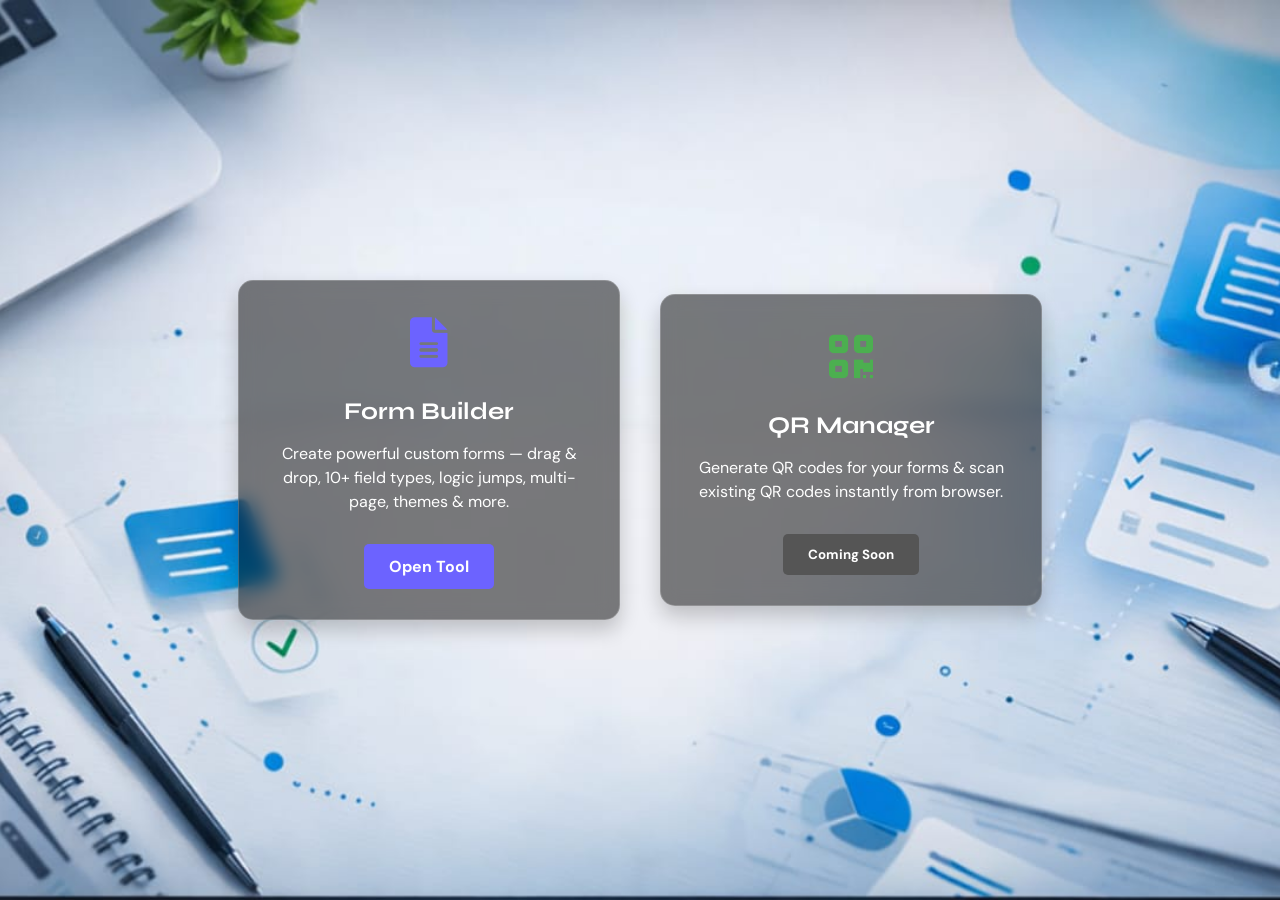
<file: index.html>
<!DOCTYPE html>
<html lang="en">
<head>
    <meta charset="UTF-8">
    <meta name="viewport" content="width=device-width, initial-scale=1.0">
    <title>FOR SECURITY TOOL</title>
    <link rel="stylesheet" href="style.css">
    <link href="https://fonts.googleapis.com/css2?family=Syne:wght@700&family=DM+Sans:wght@400&display=swap" rel="stylesheet">
    <link rel="stylesheet" href="https://cdnjs.cloudflare.com/ajax/libs/font-awesome/6.0.0-beta3/css/all.min.css">
</head>
<body>
    <div class="hub-container">
        <div class="tool-card">
            <div class="card-icon">
                <i class="fas fa-file-alt"></i>
            </div>
            <h2 class="card-title">Form Builder</h2>
            <p class="card-description">Create powerful custom forms — drag & drop, 10+ field types, logic jumps, multi-page, themes & more.</p>
            <a href="form-builder.html" class="card-button">Open Tool</a>
        </div>
        <div class="tool-card">
            <div class="card-icon">
                <i class="fas fa-qrcode"></i>
            </div>
            <h2 class="card-title">QR Manager</h2>
            <p class="card-description">Generate QR codes for your forms & scan existing QR codes instantly from browser.</p>
            <button class="card-button disabled" disabled>Coming Soon</button>
        </div>
    </div>
</body>
</html>
</file>
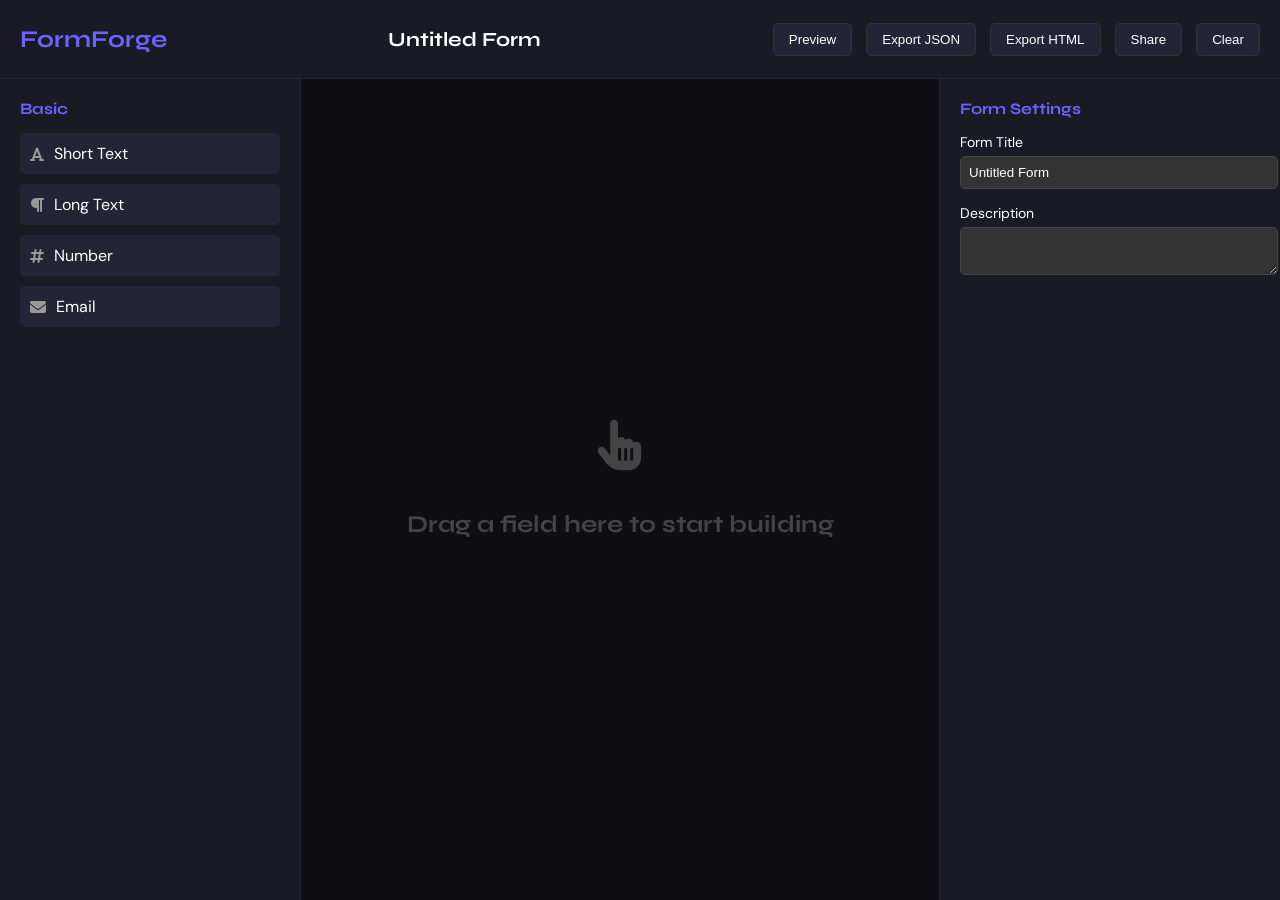
<file: form-builder.html>
<!DOCTYPE html>
<html lang="en">
<head>
    <meta charset="UTF-8">
    <meta name="viewport" content="width=device-width, initial-scale=1.0">
    <title>Form Builder</title>
    <link href="https://fonts.googleapis.com/css2?family=Syne:wght@700&family=DM+Sans:wght@400;500;700&display=swap" rel="stylesheet">
    <link rel="stylesheet" href="https://cdnjs.cloudflare.com/ajax/libs/font-awesome/6.1.1/css/all.min.css">
    <style>
            body, html {
                margin: 0;
                padding: 0;
                height: 100%;
                font-family: 'DM Sans', sans-serif;
                background-color: #0f0f13;
                color: #fff;
            }

            .form-builder-container {
                display: flex;
                flex-direction: column;
                height: 100%;
            }

            .top-navbar {
                display: flex;
                align-items: center;
                justify-content: space-between;
                padding: 10px 20px;
                background-color: #1a1a24;
                border-bottom: 1px solid #242436;
            }

            .logo {
                font-family: 'Syne', sans-serif;
                font-size: 24px;
                font-weight: 700;
                color: #6c63ff;
            }
            
            .form-title-container h1 {
                font-family: 'Syne', sans-serif;
                font-size: 20px;
                font-weight: 700;
                color: #fff;
                border: none;
                background: transparent;
                text-align: center;
            }

            .navbar-buttons button {
                background-color: #242436;
                color: #fff;
                border: 1px solid #333;
                padding: 8px 15px;
                border-radius: 5px;
                cursor: pointer;
                margin-left: 10px;
                transition: background-color 0.3s ease;
            }

            .navbar-buttons button:hover {
                background-color: #333;
                box-shadow: 0 0 10px rgba(108, 99, 255, 0.5);
            }

            .main-content {
                display: flex;
                flex-grow: 1;
                overflow: hidden;
            }

            .left-sidebar {
                width: 260px;
                background-color: #1a1a24;
                padding: 20px;
                border-right: 1px solid #242436;
                overflow-y: auto;
            }

            .center-canvas {
                flex-grow: 1;
                padding: 20px;
                overflow-y: auto;
            }

            .right-sidebar {
                width: 300px;
                background-color: #1a1a24;
                padding: 20px;
                border-left: 1px solid #242436;
                overflow-y: auto;
            }

            .field-group h3 {
                font-family: 'Syne', sans-serif;
                font-size: 16px;
                color: #6c63ff;
                margin-top: 0;
                margin-bottom: 15px;
            }

            .field-type {
                display: flex;
                align-items: center;
                background-color: #242436;
                padding: 10px;
                border-radius: 5px;
                margin-bottom: 10px;
                cursor: grab;
                transition: background-color 0.3s ease;
            }

            .field-type:hover {
                background-color: #333;
            }

            .field-type i {
                margin-right: 10px;
                color: #999;
            }

            .empty-canvas {
                display: flex;
                flex-direction: column;
                justify-content: center;
                align-items: center;
                height: 100%;
                color: #444;
            }

            .empty-canvas i {
                font-size: 50px;
                margin-bottom: 20px;
            }

            .empty-canvas h2 {
                font-family: 'Syne', sans-serif;
                font-size: 24px;
            }

            .form-field {
                background-color: #242436;
                border: 1px solid #333;
                border-radius: 5px;
                padding: 20px;
                margin-bottom: 15px;
            }

            .form-field label {
                display: block;
                margin-bottom: 10px;
                font-weight: 500;
            }

            .form-field input,
            .form-field textarea {
                width: 100%;
                padding: 10px;
                border-radius: 5px;
                border: 1px solid #444;
                background-color: #333;
                color: #fff;
            }

            .choice-option {
                display: flex;
                align-items: center;
                margin-bottom: 5px;
            }

            .choice-option input {
                width: auto;
                margin-right: 10px;
            }

            .linear-scale {
                display: flex;
                align-items: center;
                justify-content: space-between;
            }

            .star-rating i, .emoji-rating span {
                font-size: 24px;
                cursor: pointer;
                margin: 0 5px;
            }

            #properties-panel h3 {
                font-family: 'Syne', sans-serif;
                font-size: 16px;
                color: #6c63ff;
                margin-top: 0;
                margin-bottom: 15px;
            }

            #properties-panel label {
                display: block;
                margin-bottom: 5px;
                font-size: 14px;
            }

            #properties-panel input[type="text"],
            #properties-panel textarea {
                width: 100%;
                padding: 8px;
                border-radius: 5px;
                border: 1px solid #444;
                background-color: #333;
                color: #fff;
                margin-bottom: 15px;
            }

            .checkbox-wrapper {
                display: flex;
                align-items: center;
            }

            .checkbox-wrapper input {
                width: auto;
                margin-right: 10px;
            }

            .form-field.selected {
                border-left: 3px solid #6c63ff;
                box-shadow: 0 0 10px rgba(108, 99, 255, 0.5);
            }

            .modal {
                display: none; 
                position: fixed; 
                z-index: 1; 
                left: 0;
                top: 0;
                width: 100%; 
                height: 100%; 
                overflow: auto; 
                background-color: rgb(0,0,0); 
                background-color: rgba(0,0,0,0.4); 
            }

            .modal-content {
                background-color: #fefefe;
                margin: 15% auto; 
                padding: 20px; 
                border: 1px solid #888; 
                width: 80%; 
                color: #000;
            }

            .close-btn {
                color: #aaa;
                float: right;
                font-size: 28px;
                font-weight: bold;
            }

            .close-btn:hover,
            .close-btn:focus {
                color: black;
                text-decoration: none;
                cursor: pointer;
            }

            @media (max-width: 768px) {
                .main-content {
                    flex-direction: column;
                }

                .left-sidebar, .right-sidebar {
                    width: 100%;
                    border: none;
                }

                .top-navbar {
                    flex-direction: column;
                    gap: 10px;
                }
            }
        </style>
</head>
<body>
    <div class="form-builder-container">
        <nav class="top-navbar">
            <div class="logo">FormForge</div>
            <div class="form-title-container">
                <h1 contenteditable="true">Untitled Form</h1>
            </div>
            <div class="navbar-buttons">
                <button id="preview-btn">Preview</button>
                <button id="export-json-btn">Export JSON</button>
                <button id="export-html-btn">Export HTML</button>
                <button id="share-btn">Share</button>
                <button id="clear-btn">Clear</button>
            </div>
        </nav>
        <div class="main-content">
            <aside class="left-sidebar">
                <div class="field-group">
                    <h3>Basic</h3>
                    <div class="field-type" draggable="true" data-type="short-text">
                        <i class="fas fa-font"></i>
                        <span>Short Text</span>
                    </div>
                    <div class="field-type" draggable="true" data-type="long-text">
                        <i class="fas fa-paragraph"></i>
                        <span>Long Text</span>
                    </div>
                    <div class="field-type" draggable="true" data-type="number">
                        <i class="fas fa-hashtag"></i>
                        <span>Number</span>
                    </div>
                    <div class="field-type" draggable="true" data-type="email">
                        <i class="fas fa-envelope"></i>
                        <span>Email</span>
                    </div>
                </div>
            </aside>
            <main class="center-canvas">
                <div class="empty-canvas">
                    <i class="fas fa-hand-pointer"></i>
                    <h2>Drag a field here to start building</h2>
                </div>
            </main>
            <aside class="right-sidebar">
                <div id="properties-panel">
                    <div id="global-settings">
                        <h3>Form Settings</h3>
                        <label for="form-title-input">Form Title</label>
                        <input type="text" id="form-title-input" value="Untitled Form">
                        <label for="form-description-input">Description</label>
                        <textarea id="form-description-input"></textarea>
                    </div>
                    <div id="field-settings" style="display: none;">
                        <h3>Field Properties</h3>
                        <label for="label-input">Label</label>
                        <input type="text" id="label-input">
                        <label for="placeholder-input">Placeholder</label>
                        <input type="text" id="placeholder-input">
                        <div class="checkbox-wrapper">
                            <input type="checkbox" id="required-checkbox">
                            <label for="required-checkbox">Required</label>
                        </div>
                    </div>
                </div>
            </aside>
        </div>
    </div>
    <div id="preview-modal" class="modal">
        <div class="modal-content">
            <span class="close-btn">&times;</span>
            <div id="preview-content"></div>
        </div>
    </div>
    <script>
        document.addEventListener('DOMContentLoaded', () => {
            const fieldTypes = document.querySelectorAll('.field-type');
            const canvas = document.querySelector('.center-canvas');
            const emptyCanvas = document.querySelector('.empty-canvas');

            fieldTypes.forEach(field => {
                field.addEventListener('dragstart', (e) => {
                    e.dataTransfer.setData('text/plain', e.target.dataset.type);
                    e.target.style.cursor = 'grabbing';
                });

                field.addEventListener('dragend', (e) => {
                    e.target.style.cursor = 'grab';
                });
            });

            canvas.addEventListener('dragover', (e) => {
                e.preventDefault();
                canvas.style.border = '2px dashed #6c63ff';
            });

            canvas.addEventListener('dragleave', () => {
                canvas.style.border = 'none';
            });

            canvas.addEventListener('drop', (e) => {
                e.preventDefault();
                canvas.style.border = 'none';
                if (emptyCanvas) {
                    emptyCanvas.style.display = 'none';
                }

                const fieldType = e.dataTransfer.getData('text/plain');
                const newField = createFieldElement(fieldType);
                canvas.appendChild(newField);
            });

            function createFieldElement(type) {
                const fieldWrapper = document.createElement('div');
                fieldWrapper.classList.add('form-field');

                let fieldHtml = '';
                switch (type) {
                    case 'short-text':
                        fieldHtml = `<label>Short Text</label><input type="text" placeholder="Enter short text">`;
                        break;
                    case 'long-text':
                        fieldHtml = `<label>Long Text</label><textarea placeholder="Enter long text"></textarea>`;
                        break;
                    case 'number':
                        fieldHtml = `<label>Number</label><input type="number" placeholder="Enter a number">`;
                        break;
                    case 'email':
                        fieldHtml = `<label>Email</label><input type="email" placeholder="Enter your email">`;
                        break;
                    case 'phone':
                        fieldHtml = `<label>Phone</label><input type="tel" placeholder="Enter your phone number">`;
                        break;
                    case 'url':
                        fieldHtml = `<label>URL</label><input type="url" placeholder="Enter a URL">`;
                        break;
                    case 'password':
                        fieldHtml = `<label>Password</label><input type="password" placeholder="Enter a password">`;
                        break;
                    case 'multiple-choice':
                        fieldHtml = `<label>Multiple Choice</label><div class="choice-option"><input type="radio" name="mcq"><label>Option 1</label></div><div class="choice-option"><input type="radio" name="mcq"><label>Option 2</label></div>`;
                        break;
                    case 'checkboxes':
                        fieldHtml = `<label>Checkboxes</label><div class="choice-option"><input type="checkbox"><label>Option 1</label></div><div class="choice-option"><input type="checkbox"><label>Option 2</label></div>`;
                        break;
                    case 'dropdown':
                        fieldHtml = `<label>Dropdown</label><select><option>Option 1</option><option>Option 2</option></select>`;
                        break;
                    case 'linear-scale':
                        fieldHtml = `<label>Linear Scale</label><div class="linear-scale"><label>Worst</label><span>1</span><span>2</span><span>3</span><span>4</span><span>5</span><label>Best</label></div>`;
                        break;
                    case 'star-rating':
                        fieldHtml = `<label>Star Rating</label><div class="star-rating"><i class="far fa-star"></i><i class="far fa-star"></i><i class="far fa-star"></i><i class="far fa-star"></i><i class="far fa-star"></i></div>`;
                        break;
                    case 'emoji-rating':
                        fieldHtml = `<label>Emoji Rating</label><div class="emoji-rating"><span>&#128549;</span><span>&#128533;</span><span>&#128528;</span><span>&#128522;</span><span>&#128513;</span></div>`;
                        break;
                    case 'date-picker':
                        fieldHtml = `<label>Date Picker</label><input type="date">`;
                        break;
                    case 'time-picker':
                        fieldHtml = `<label>Time Picker</label><input type="time">`;
                        break;
                    case 'date-range':
                        fieldHtml = `<label>Date Range</label><input type="date"> to <input type="date">`;
                        break;
                    case 'date-time':
                        fieldHtml = `<label>Date+Time</label><input type="datetime-local">`;
                        break;
                }

                fieldWrapper.innerHTML = fieldHtml;

                fieldWrapper.addEventListener('click', () => {
                    selectField(fieldWrapper);
                });

                return fieldWrapper;
            }

            function selectField(field) {
                const allFields = document.querySelectorAll('.form-field');
                allFields.forEach(f => f.classList.remove('selected'));
                field.classList.add('selected');

                document.getElementById('global-settings').style.display = 'none';
                document.getElementById('field-settings').style.display = 'block';

                const labelInput = document.getElementById('label-input');
                const placeholderInput = document.getElementById('placeholder-input');
                const requiredCheckbox = document.getElementById('required-checkbox');

                const label = field.querySelector('label');
                const input = field.querySelector('input') || field.querySelector('textarea');

                labelInput.value = label.textContent;
                placeholderInput.value = input.placeholder;
                requiredCheckbox.checked = input.required;

                labelInput.oninput = () => label.textContent = labelInput.value;
                placeholderInput.oninput = () => input.placeholder = placeholderInput.value;
                requiredCheckbox.onchange = () => input.required = requiredCheckbox.checked;
            }

            document.getElementById('clear-btn').addEventListener('click', () => {
                canvas.innerHTML = '';
                canvas.appendChild(emptyCanvas);
                emptyCanvas.style.display = 'flex';
                document.getElementById('global-settings').style.display = 'block';
                document.getElementById('field-settings').style.display = 'none';
            });

            document.getElementById('export-json-btn').addEventListener('click', () => {
                const formJSON = {
                    title: document.querySelector('.form-title-container h1').textContent,
                    description: document.getElementById('form-description-input').value,
                    fields: []
                };

                const fields = document.querySelectorAll('.form-field');
                fields.forEach(field => {
                    const label = field.querySelector('label').textContent;
                    const input = field.querySelector('input') || field.querySelector('textarea') || field.querySelector('select');
                    const type = input.type;
                    const placeholder = input.placeholder;
                    const required = input.required;

                    formJSON.fields.push({ label, type, placeholder, required });
                });

                const dataStr = "data:text/json;charset=utf-8," + encodeURIComponent(JSON.stringify(formJSON, null, 2));
                const downloadAnchorNode = document.createElement('a');
                downloadAnchorNode.setAttribute("href",     dataStr);
                downloadAnchorNode.setAttribute("download", "form.json");
                document.body.appendChild(downloadAnchorNode); // required for firefox
                downloadAnchorNode.click();
                downloadAnchorNode.remove();
            });

            document.getElementById('export-html-btn').addEventListener('click', () => {
                const formTitle = document.querySelector('.form-title-container h1').textContent;
                const formDescription = document.getElementById('form-description-input').value;

                let formHtml = `<h2>${formTitle}</h2><p>${formDescription}</p>`;
                const fields = document.querySelectorAll('.form-field');
                fields.forEach(field => {
                    formHtml += field.innerHTML;
                });

                const html = `
<!DOCTYPE html>
<html lang="en">
<head>
    <meta charset="UTF-8">
    <meta name="viewport" content="width=device-width, initial-scale=1.0">
    <title>${formTitle}</title>
    <style>
        body { font-family: sans-serif; max-width: 600px; margin: 40px auto; padding: 20px; border: 1px solid #eee; border-radius: 10px; }
        h2 { margin-top: 0; }
        label { display: block; margin-bottom: 5px; font-weight: bold; }
        input, textarea, select { width: 100%; padding: 10px; margin-bottom: 15px; border-radius: 5px; border: 1px solid #ccc; }
    </style>
</head>
<body>
    <form>${formHtml}</form>
</body>
</html>
                `;

                const dataStr = "data:text/html;charset=utf-8," + encodeURIComponent(html);
                const downloadAnchorNode = document.createElement('a');
                downloadAnchorNode.setAttribute("href",     dataStr);
                downloadAnchorNode.setAttribute("download", "form.html");
                document.body.appendChild(downloadAnchorNode); // required for firefox
                downloadAnchorNode.click();
                downloadAnchorNode.remove();
            });

            const previewModal = document.getElementById('preview-modal');
            const closeBtn = document.querySelector('.close-btn');

            document.getElementById('preview-btn').addEventListener('click', () => {
                const formTitle = document.querySelector('.form-title-container h1').textContent;
                const formDescription = document.getElementById('form-description-input').value;

                let formHtml = `<h2>${formTitle}</h2><p>${formDescription}</p>`;
                const fields = document.querySelectorAll('.form-field');
                fields.forEach(field => {
                    formHtml += field.innerHTML;
                });

                document.getElementById('preview-content').innerHTML = formHtml;
                previewModal.style.display = 'block';
            });

            closeBtn.onclick = function() {
                previewModal.style.display = "none";
            }

            window.onclick = function(event) {
                if (event.target == previewModal) {
                    previewModal.style.display = "none";
                }
            }

            document.getElementById('share-btn').addEventListener('click', () => {
                const formJSON = {
                    title: document.querySelector('.form-title-container h1').textContent,
                    description: document.getElementById('form-description-input').value,
                    fields: []
                };

                const fields = document.querySelectorAll('.form-field');
                fields.forEach(field => {
                    const label = field.querySelector('label').textContent;
                    const input = field.querySelector('input') || field.querySelector('textarea') || field.querySelector('select');
                    const type = input.type;
                    const placeholder = input.placeholder;
                    const required = input.required;

                    formJSON.fields.push({ label, type, placeholder, required });
                });

                const jsonString = JSON.stringify(formJSON);
                const base64 = btoa(jsonString);
                const url = `${window.location.origin}${window.location.pathname}?form=${base64}`;
                
                navigator.clipboard.writeText(url).then(() => {
                    alert('Shareable link copied to clipboard!');
                });
            });

            function loadFormFromURL() {
                const urlParams = new URLSearchParams(window.location.search);
                const formParam = urlParams.get('form');
                if (formParam) {
                    const jsonString = atob(formParam);
                    const formJSON = JSON.parse(jsonString);

                    document.querySelector('.form-title-container h1').textContent = formJSON.title;
                    document.getElementById('form-description-input').value = formJSON.description;

                    if (emptyCanvas) {
                        emptyCanvas.style.display = 'none';
                    }

                    formJSON.fields.forEach(fieldData => {
                        const newField = createFieldElement(fieldData.type);
                        newField.querySelector('label').textContent = fieldData.label;
                        const input = newField.querySelector('input') || newField.querySelector('textarea') || newField.querySelector('select');
                        input.placeholder = fieldData.placeholder;
                        input.required = fieldData.required;
                        canvas.appendChild(newField);
                    });
                }
            }

            loadFormFromURL();
        });
    </script>
</body>
</html>
</file>
<file: style.css>
body {
    margin: 0;
    padding: 0;
    font-family: 'DM Sans', sans-serif;
    background-image: url('background.jpeg');
    background-size: cover;
    background-position: center;
    background-attachment: fixed;
    display: flex;
    justify-content: center;
    align-items: center;
    min-height: 100vh;
    color: white;
}

.hub-container {
    display: flex;
    justify-content: center;
    align-items: center;
    gap: 40px;
    padding: 20px;
    flex-wrap: wrap;
}

.tool-card {
    background: rgba(0, 0, 0, 0.5);
    border: 1px solid rgba(255, 255, 255, 0.2);
    border-radius: 15px;
    padding: 30px;
    width: 320px;
    text-align: center;
    backdrop-filter: blur(10px);
    -webkit-backdrop-filter: blur(10px);
    transition: transform 0.3s ease, box-shadow 0.3s ease;
    box-shadow: 0 10px 20px rgba(0, 0, 0, 0.2);
}

.tool-card:hover {
    transform: translateY(-10px);
    box-shadow: 0 20px 40px rgba(0, 0, 0, 0.5);
}

.card-icon {
    font-size: 50px;
    margin-bottom: 20px;
}

.card-icon .fa-file-alt {
    color: #6c63ff;
}

.card-icon .fa-qrcode {
    color: #4CAF50;
}

.card-title {
    font-family: 'Syne', sans-serif;
    font-size: 24px;
    margin-bottom: 15px;
}

.card-description {
    font-size: 16px;
    margin-bottom: 30px;
    line-height: 1.5;
}

.card-button {
    display: inline-block;
    background: #6c63ff;
    color: white;
    padding: 12px 25px;
    border-radius: 5px;
    text-decoration: none;
    font-weight: bold;
    transition: background 0.3s ease;
    border: none;
    cursor: pointer;
    font-family: 'DM Sans', sans-serif;
}

.card-button:hover {
    background: #574fd8;
}

.card-button.disabled {
    background: #555;
    cursor: not-allowed;
}

@media (max-width: 768px) {
    .hub-container {
        flex-direction: column;
        gap: 20px;
    }

    .tool-card {
        width: 90%;
        padding: 20px;
    }

    body {
        background-size: auto;
    }
}
</file>
